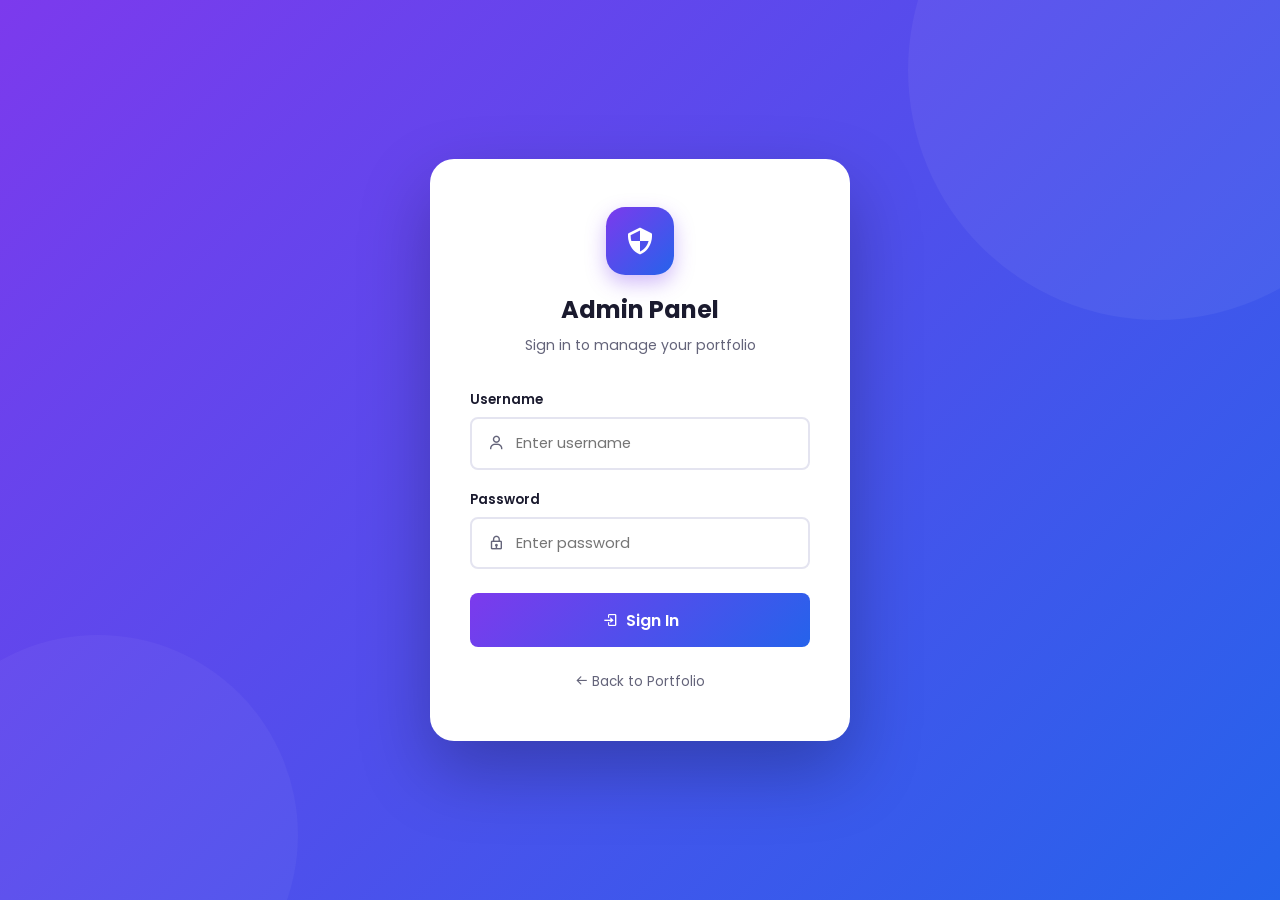
<file: admin.html>
<!DOCTYPE html>
<html lang="en">
<head>
    <meta charset="UTF-8">
    <meta name="viewport" content="width=device-width, initial-scale=1.0">
    <title>Admin Panel — Aayush Dahal</title>
    <link rel="stylesheet" href="admin.css">
    <link href='https://cdn.jsdelivr.net/npm/boxicons@2.1.4/css/boxicons.min.css' rel='stylesheet'>
</head>
<body>

<!-- ===== LOGIN PAGE ===== -->
<div id="login-page" class="login-page">
    <div class="login-card">
        <div class="login-logo">
            <div class="logo-icon"><i class='bx bx-shield-quarter'></i></div>
            <h1>Admin Panel</h1>
            <p>Sign in to manage your portfolio</p>
        </div>
        <form id="login-form">
            <div class="form-group">
                <label for="admin-user">Username</label>
                <div class="form-input-wrapper">
                    <i class='bx bx-user'></i>
                    <input type="text" id="admin-user" placeholder="Enter username" autocomplete="username">
                </div>
            </div>
            <div class="form-group">
                <label for="admin-pass">Password</label>
                <div class="form-input-wrapper">
                    <i class='bx bx-lock'></i>
                    <input type="password" id="admin-pass" placeholder="Enter password" autocomplete="current-password">
                </div>
            </div>
            <div class="login-error" id="login-error">
                <i class='bx bx-error-circle'></i> Invalid username or password.
            </div>
            <button type="submit" class="btn-login">
                <i class='bx bx-log-in'></i> Sign In
            </button>
        </form>
        <a href="index.html" class="login-back"><i class='bx bx-arrow-back'></i> Back to Portfolio</a>
    </div>
</div>

<!-- ===== DASHBOARD ===== -->
<div id="dashboard-page" class="admin-layout" style="display:none">

    <!-- Sidebar -->
    <aside class="admin-sidebar" id="admin-sidebar">
        <div class="sidebar__header">
            <div class="sidebar__logo">
                <span>&lt;</span>Aayush<span>/&gt;</span>
                <span class="sidebar__admin-badge">Admin</span>
            </div>
        </div>

        <nav class="sidebar__nav">
            <p class="sidebar__nav-title">Main</p>
            <button class="sidebar__nav-link active" data-tab="dashboard">
                <i class='bx bx-grid-alt'></i> Dashboard
            </button>
            <button class="sidebar__nav-link" data-tab="messages">
                <i class='bx bx-envelope'></i> Messages
                <span class="nav-badge" id="unread-badge">0</span>
            </button>

            <p class="sidebar__nav-title">Content</p>
            <button class="sidebar__nav-link" data-tab="skills">
                <i class='bx bx-code-curly'></i> Skills
            </button>
            <button class="sidebar__nav-link" data-tab="settings">
                <i class='bx bx-cog'></i> Settings
            </button>
        </nav>

        <div class="sidebar__footer">
            <div class="sidebar__user">
                <div class="sidebar__avatar">A</div>
                <div class="sidebar__user-info">
                    <h5>Aayush Dahal</h5>
                    <span>Administrator</span>
                </div>
            </div>
            <button class="btn-logout" id="logout-btn">
                <i class='bx bx-log-out'></i> Logout
            </button>
        </div>
    </aside>

    <!-- Mobile sidebar toggle -->
    <button class="sidebar-toggle" id="sidebar-toggle">
        <i class='bx bx-menu'></i>
    </button>

    <!-- Main content -->
    <main class="admin-main">
        <div class="admin-topbar">
            <div class="topbar__left">
                <h1 class="topbar__title" id="topbar-title">Dashboard</h1>
                <p class="topbar__breadcrumb" id="topbar-breadcrumb">Portfolio Admin → Dashboard</p>
            </div>
            <div class="topbar__actions">
                <a href="index.html" class="topbar__btn topbar__btn--ghost" target="_blank">
                    <i class='bx bx-link-external'></i> View Site
                </a>
            </div>
        </div>

        <div class="admin-content">

            <!-- DASHBOARD TAB -->
            <div class="tab-panel active" id="tab-dashboard">
                <div class="stats-grid">
                    <div class="stat-card">
                        <div class="stat-icon stat-icon--purple"><i class='bx bx-envelope'></i></div>
                        <div class="stat-info">
                            <div class="stat-value" id="stat-total">0</div>
                            <div class="stat-label">Total Messages</div>
                        </div>
                    </div>
                    <div class="stat-card">
                        <div class="stat-icon stat-icon--blue"><i class='bx bx-mail-send'></i></div>
                        <div class="stat-info">
                            <div class="stat-value" id="stat-unread">0</div>
                            <div class="stat-label">Unread Messages</div>
                        </div>
                    </div>
                    <div class="stat-card">
                        <div class="stat-icon stat-icon--green"><i class='bx bx-code-curly'></i></div>
                        <div class="stat-info">
                            <div class="stat-value">8</div>
                            <div class="stat-label">Skills Tracked</div>
                        </div>
                    </div>
                    <div class="stat-card">
                        <div class="stat-icon stat-icon--orange"><i class='bx bx-briefcase'></i></div>
                        <div class="stat-info">
                            <div class="stat-value">6</div>
                            <div class="stat-label">Portfolio Items</div>
                        </div>
                    </div>
                </div>

                <!-- Recent Messages -->
                <div class="section-heading">
                    <h2>Recent Messages</h2>
                    <span id="dashboard-msg-count"></span>
                </div>
                <div class="table-wrapper">
                    <table>
                        <thead>
                            <tr>
                                <th>From</th>
                                <th>Subject</th>
                                <th>Date</th>
                                <th>Status</th>
                                <th>Action</th>
                            </tr>
                        </thead>
                        <tbody id="dashboard-messages-body">
                            <tr><td colspan="5"><div class="empty-state"><i class='bx bx-envelope'></i><p>No messages yet.</p></div></td></tr>
                        </tbody>
                    </table>
                </div>
            </div>

            <!-- MESSAGES TAB -->
            <div class="tab-panel" id="tab-messages">
                <div class="table-wrapper">
                    <div class="table-header">
                        <h3>All Messages</h3>
                        <div class="table-search">
                            <i class='bx bx-search'></i>
                            <input type="text" id="msg-search" placeholder="Search messages…">
                        </div>
                    </div>
                    <table>
                        <thead>
                            <tr>
                                <th>From</th>
                                <th>Email</th>
                                <th>Subject</th>
                                <th>Date</th>
                                <th>Status</th>
                                <th>Actions</th>
                            </tr>
                        </thead>
                        <tbody id="messages-body">
                            <tr><td colspan="6"><div class="empty-state"><i class='bx bx-envelope'></i><p>No messages yet.</p></div></td></tr>
                        </tbody>
                    </table>
                </div>
            </div>

            <!-- SKILLS TAB -->
            <div class="tab-panel" id="tab-skills">
                <div class="admin-card">
                    <h3><i class='bx bx-code-curly'></i> Development Skills</h3>
                    <div id="dev-skills-editor">
                        <div class="skill-row">
                            <label>HTML5</label>
                            <input type="range" min="0" max="100" value="95" data-skill="html" oninput="updateSkillVal(this)">
                            <span class="skill-val">95%</span>
                        </div>
                        <div class="skill-row">
                            <label>CSS3</label>
                            <input type="range" min="0" max="100" value="85" data-skill="css" oninput="updateSkillVal(this)">
                            <span class="skill-val">85%</span>
                        </div>
                        <div class="skill-row">
                            <label>JavaScript</label>
                            <input type="range" min="0" max="100" value="65" data-skill="js" oninput="updateSkillVal(this)">
                            <span class="skill-val">65%</span>
                        </div>
                        <div class="skill-row">
                            <label>Python</label>
                            <input type="range" min="0" max="100" value="85" data-skill="python" oninput="updateSkillVal(this)">
                            <span class="skill-val">85%</span>
                        </div>
                    </div>
                </div>

                <div class="admin-card">
                    <h3><i class='bx bx-brain'></i> AI &amp; Machine Learning Skills</h3>
                    <div id="ai-skills-editor">
                        <div class="skill-row">
                            <label>Machine Learning</label>
                            <input type="range" min="0" max="100" value="80" data-skill="ml" oninput="updateSkillVal(this)">
                            <span class="skill-val">80%</span>
                        </div>
                        <div class="skill-row">
                            <label>Deep Learning</label>
                            <input type="range" min="0" max="100" value="75" data-skill="dl" oninput="updateSkillVal(this)">
                            <span class="skill-val">75%</span>
                        </div>
                        <div class="skill-row">
                            <label>NLP</label>
                            <input type="range" min="0" max="100" value="70" data-skill="nlp" oninput="updateSkillVal(this)">
                            <span class="skill-val">70%</span>
                        </div>
                        <div class="skill-row">
                            <label>Data Analysis</label>
                            <input type="range" min="0" max="100" value="78" data-skill="data" oninput="updateSkillVal(this)">
                            <span class="skill-val">78%</span>
                        </div>
                    </div>
                </div>

                <button class="btn-save" onclick="saveSkills()">
                    <i class='bx bx-save'></i> Save Skills
                </button>
                <span class="save-status" id="skills-status">✓ Saved successfully!</span>
            </div>

            <!-- SETTINGS TAB -->
            <div class="tab-panel" id="tab-settings">
                <div class="admin-card">
                    <h3><i class='bx bx-user'></i> Profile Settings</h3>
                    <div class="settings-form max-w">
                        <div class="form-group">
                            <label>Full Name</label>
                            <input type="text" id="set-name" value="Aayush Dahal">
                        </div>
                        <div class="form-group">
                            <label>Job Title</label>
                            <input type="text" id="set-title" value="Software Engineer">
                        </div>
                        <div class="form-group">
                            <label>Email</label>
                            <input type="email" id="set-email" value="aayush.dahal@email.com">
                        </div>
                        <div class="form-group">
                            <label>GitHub URL</label>
                            <input type="url" id="set-github" value="https://github.com/Aayush-002">
                        </div>
                        <div class="form-group">
                            <label>LinkedIn URL</label>
                            <input type="url" id="set-linkedin" value="https://www.linkedin.com/in/aayush-dahal-5706911a5/">
                        </div>
                        <button class="btn-save" onclick="saveSettings()">
                            <i class='bx bx-save'></i> Save Settings
                        </button>
                        <span class="save-status" id="settings-status">✓ Saved!</span>
                    </div>
                </div>

                <div class="admin-card">
                    <h3><i class='bx bx-lock'></i> Change Password</h3>
                    <div class="settings-form max-w">
                        <div class="form-group">
                            <label>Current Password</label>
                            <input type="password" id="set-current-pass" placeholder="Current password">
                        </div>
                        <div class="form-group">
                            <label>New Password</label>
                            <input type="password" id="set-new-pass" placeholder="New password">
                        </div>
                        <div class="form-group">
                            <label>Confirm New Password</label>
                            <input type="password" id="set-confirm-pass" placeholder="Confirm new password">
                        </div>
                        <button class="btn-save" onclick="changePassword()">
                            <i class='bx bx-key'></i> Update Password
                        </button>
                        <span class="save-status" id="pass-status"></span>
                    </div>
                </div>
            </div>

        </div><!-- end admin-content -->
    </main>
</div><!-- end dashboard-page -->

<!-- Message Modal -->
<div class="modal" id="msg-modal">
    <div class="modal-content">
        <div class="modal-header">
            <h3 id="modal-subject">Message</h3>
            <button class="modal-close" onclick="closeModal()"><i class='bx bx-x'></i></button>
        </div>
        <div class="modal-meta">
            <p><strong>From:</strong> <span id="modal-name"></span></p>
            <p><strong>Email:</strong> <span id="modal-email"></span></p>
            <p><strong>Date:</strong> <span id="modal-date"></span></p>
        </div>
        <div class="modal-body" id="modal-message"></div>
    </div>
</div>

<script src="admin.js"></script>
</body>
</html>
</file>
<file: admin.css>
@import url("https://fonts.googleapis.com/css2?family=Poppins:wght@300;400;500;600;700&display=swap");

*, *::before, *::after { box-sizing: border-box; margin: 0; padding: 0; }

:root {
    --primary: #7C3AED;
    --primary-light: #A78BFA;
    --primary-dark: #5B21B6;
    --gradient: linear-gradient(135deg, #7C3AED 0%, #2563EB 100%);
    --success: #10B981;
    --warning: #F59E0B;
    --danger: #EF4444;
    --info: #3B82F6;
    --bg: #F5F5FF;
    --sidebar-bg: #1A1A2E;
    --card: #FFFFFF;
    --text: #1A1A2E;
    --text-muted: #64647A;
    --border: #E4E4F0;
    --shadow: 0 4px 20px rgba(0,0,0,0.07);
    --font: 'Poppins', sans-serif;
    --sidebar-width: 260px;
    --radius: 1rem;
    --radius-sm: 0.5rem;
    --transition: all 0.3s ease;
}

body { font-family: var(--font); background: var(--bg); color: var(--text); line-height: 1.6; }
ul { list-style: none; }
a { text-decoration: none; color: inherit; }
button { font-family: var(--font); cursor: pointer; border: none; background: none; }
input, textarea, select { font-family: var(--font); }

/* ===== LOGIN ===== */
.login-page {
    min-height: 100vh;
    background: var(--gradient);
    display: flex; align-items: center; justify-content: center;
    padding: 1rem;
    position: relative; overflow: hidden;
}
.login-page::before {
    content: ''; position: absolute;
    top: -20%; right: -10%; width: 500px; height: 500px;
    background: rgba(255,255,255,0.05);
    border-radius: 50%;
}
.login-page::after {
    content: ''; position: absolute;
    bottom: -15%; left: -8%; width: 400px; height: 400px;
    background: rgba(255,255,255,0.04);
    border-radius: 50%;
}
.login-card {
    background: white; border-radius: 1.5rem;
    padding: 3rem 2.5rem; width: 100%; max-width: 420px;
    box-shadow: 0 30px 70px rgba(0,0,0,0.25);
    position: relative; z-index: 1;
}
.login-logo { text-align: center; margin-bottom: 2rem; }
.login-logo .logo-icon {
    width: 68px; height: 68px;
    background: var(--gradient);
    border-radius: 1.2rem;
    display: flex; align-items: center; justify-content: center;
    margin: 0 auto 1rem;
    font-size: 2rem; color: white;
    box-shadow: 0 8px 20px rgba(124,58,237,0.35);
}
.login-logo h1 { font-size: 1.5rem; color: var(--text); margin-bottom: 0.3rem; }
.login-logo p { color: var(--text-muted); font-size: 0.88rem; }
.form-group { margin-bottom: 1.2rem; }
.form-group label { display: block; font-size: 0.83rem; font-weight: 600; color: var(--text); margin-bottom: 0.45rem; }
.form-input-wrapper {
    display: flex; align-items: center; gap: 0.7rem;
    border: 2px solid var(--border);
    border-radius: var(--radius-sm);
    padding: 0 1rem; transition: var(--transition);
}
.form-input-wrapper:focus-within {
    border-color: var(--primary);
    box-shadow: 0 0 0 4px rgba(124,58,237,0.1);
}
.form-input-wrapper i { color: var(--text-muted); font-size: 1.05rem; flex-shrink: 0; }
.form-input-wrapper input {
    width: 100%; border: none; outline: none;
    padding: 0.85rem 0; font-size: 0.92rem; color: var(--text); background: transparent;
}
.btn-login {
    width: 100%; padding: 0.9rem;
    background: var(--gradient); color: white;
    border-radius: var(--radius-sm);
    font-size: 1rem; font-weight: 600;
    display: flex; align-items: center; justify-content: center; gap: 0.5rem;
    margin-top: 1.5rem; transition: var(--transition);
}
.btn-login:hover { transform: translateY(-2px); box-shadow: 0 8px 25px rgba(124,58,237,0.4); }
.login-error {
    background: rgba(239,68,68,0.1); color: var(--danger);
    border: 1px solid rgba(239,68,68,0.2);
    border-radius: var(--radius-sm);
    padding: 0.7rem 1rem; font-size: 0.84rem;
    margin-top: 1rem; display: none;
}
.login-error.show { display: block; }
.login-back {
    display: block; text-align: center; margin-top: 1.5rem;
    font-size: 0.84rem; color: var(--text-muted); transition: var(--transition);
}
.login-back:hover { color: var(--primary); }

/* ===== ADMIN LAYOUT ===== */
.admin-layout { display: flex; min-height: 100vh; }
.admin-sidebar {
    width: var(--sidebar-width);
    background: var(--sidebar-bg);
    position: fixed; top: 0; left: 0; height: 100vh;
    display: flex; flex-direction: column;
    z-index: 100; transition: var(--transition);
    overflow-y: auto;
}
.sidebar__header {
    padding: 1.8rem 1.5rem 1.2rem;
    border-bottom: 1px solid rgba(255,255,255,0.06);
}
.sidebar__logo { font-size: 1.25rem; font-weight: 800; color: white; }
.sidebar__logo span { color: var(--primary-light); }
.sidebar__admin-badge {
    display: inline-block;
    background: rgba(124,58,237,0.3); color: var(--primary-light);
    font-size: 0.65rem; font-weight: 700;
    padding: 0.15rem 0.6rem; border-radius: 50px;
    margin-left: 0.5rem; text-transform: uppercase; letter-spacing: 1px;
}
.sidebar__nav { flex: 1; padding: 1rem 0; }
.sidebar__nav-title {
    font-size: 0.68rem; font-weight: 700;
    color: rgba(255,255,255,0.28);
    text-transform: uppercase; letter-spacing: 2px;
    padding: 0 1.5rem; margin: 1rem 0 0.4rem;
}
.sidebar__nav-link {
    display: flex; align-items: center; gap: 0.8rem;
    padding: 0.75rem 1.5rem;
    color: rgba(255,255,255,0.55);
    font-size: 0.875rem; font-weight: 500;
    transition: var(--transition);
    border-left: 3px solid transparent;
    cursor: pointer; border: none; background: none;
    width: 100%; text-align: left; text-decoration: none;
}
.sidebar__nav-link i { font-size: 1.2rem; flex-shrink: 0; }
.sidebar__nav-link .nav-badge {
    margin-left: auto; background: var(--primary);
    color: white; font-size: 0.7rem; font-weight: 700;
    padding: 0.1rem 0.5rem; border-radius: 50px; min-width: 20px; text-align: center;
}
.sidebar__nav-link:hover { background: rgba(255,255,255,0.06); color: white; }
.sidebar__nav-link.active { background: rgba(124,58,237,0.18); color: var(--primary-light); border-left: 3px solid var(--primary); }
.sidebar__footer {
    padding: 1.2rem 1.5rem;
    border-top: 1px solid rgba(255,255,255,0.06);
}
.sidebar__user { display: flex; align-items: center; gap: 0.8rem; margin-bottom: 1rem; }
.sidebar__avatar {
    width: 38px; height: 38px;
    background: var(--gradient); border-radius: 50%;
    display: flex; align-items: center; justify-content: center;
    font-size: 0.95rem; font-weight: 700; color: white; flex-shrink: 0;
}
.sidebar__user-info h5 { font-size: 0.85rem; color: white; font-weight: 600; }
.sidebar__user-info span { font-size: 0.75rem; color: rgba(255,255,255,0.4); }
.btn-logout {
    width: 100%;
    display: flex; align-items: center; justify-content: center; gap: 0.5rem;
    padding: 0.65rem 1rem;
    background: rgba(239,68,68,0.12); color: #FC8181;
    border: 1px solid rgba(239,68,68,0.2); border-radius: var(--radius-sm);
    font-size: 0.85rem; font-weight: 500;
    cursor: pointer; transition: var(--transition);
}
.btn-logout:hover { background: rgba(239,68,68,0.25); color: white; }

/* ===== MAIN CONTENT ===== */
.admin-main { margin-left: var(--sidebar-width); flex: 1; display: flex; flex-direction: column; min-height: 100vh; }
.admin-topbar {
    background: white; border-bottom: 1px solid var(--border);
    padding: 1rem 2rem;
    display: flex; align-items: center; justify-content: space-between;
    position: sticky; top: 0; z-index: 50;
    box-shadow: 0 1px 4px rgba(0,0,0,0.04);
}
.topbar__left {}
.topbar__title { font-size: 1.15rem; font-weight: 700; color: var(--text); }
.topbar__breadcrumb { font-size: 0.78rem; color: var(--text-muted); margin-top: 0.1rem; }
.topbar__actions { display: flex; align-items: center; gap: 0.8rem; }
.topbar__btn {
    display: inline-flex; align-items: center; gap: 0.4rem;
    padding: 0.5rem 1.1rem;
    background: var(--gradient); color: white;
    border-radius: var(--radius-sm);
    font-size: 0.83rem; font-weight: 600;
    transition: var(--transition); cursor: pointer;
    text-decoration: none; border: none;
}
.topbar__btn:hover { opacity: 0.88; transform: translateY(-1px); }
.topbar__btn--ghost {
    background: var(--bg); color: var(--text);
    border: 1px solid var(--border);
}
.topbar__btn--ghost:hover { border-color: var(--primary); color: var(--primary); transform: none; opacity: 1; }

.admin-content { padding: 2rem; flex: 1; }

/* ===== TABS ===== */
.tab-panel { display: none; }
.tab-panel.active { display: block; }

/* ===== STATS ===== */
.stats-grid { display: grid; grid-template-columns: repeat(4,1fr); gap: 1.5rem; margin-bottom: 2rem; }
.stat-card {
    background: var(--card);
    border-radius: var(--radius);
    padding: 1.5rem;
    box-shadow: var(--shadow);
    border: 1px solid var(--border);
    display: flex; align-items: center; gap: 1.2rem;
    transition: var(--transition);
}
.stat-card:hover { transform: translateY(-4px); box-shadow: 0 12px 30px rgba(0,0,0,0.1); }
.stat-icon {
    width: 54px; height: 54px;
    border-radius: var(--radius-sm);
    display: flex; align-items: center; justify-content: center;
    font-size: 1.6rem; flex-shrink: 0;
}
.stat-icon--purple { background: rgba(124,58,237,0.1); color: var(--primary); }
.stat-icon--green { background: rgba(16,185,129,0.1); color: var(--success); }
.stat-icon--orange { background: rgba(245,158,11,0.1); color: var(--warning); }
.stat-icon--blue { background: rgba(59,130,246,0.1); color: var(--info); }
.stat-info {}
.stat-value { font-size: 2rem; font-weight: 800; color: var(--text); line-height: 1; }
.stat-label { font-size: 0.78rem; color: var(--text-muted); font-weight: 500; margin-top: 0.2rem; }

/* ===== SECTION HEADING ===== */
.section-heading {
    display: flex; align-items: center; justify-content: space-between;
    margin-bottom: 1.5rem;
}
.section-heading h2 { font-size: 1.1rem; font-weight: 700; }
.section-heading span { font-size: 0.82rem; color: var(--text-muted); }

/* ===== TABLE ===== */
.table-wrapper {
    background: var(--card);
    border-radius: var(--radius);
    box-shadow: var(--shadow);
    border: 1px solid var(--border);
    overflow: hidden;
}
.table-header {
    padding: 1.2rem 1.5rem;
    border-bottom: 1px solid var(--border);
    display: flex; align-items: center; justify-content: space-between;
}
.table-header h3 { font-size: 1rem; font-weight: 700; }
.table-search {
    display: flex; align-items: center; gap: 0.5rem;
    background: var(--bg); border: 1px solid var(--border);
    border-radius: var(--radius-sm); padding: 0.4rem 0.8rem;
}
.table-search i { color: var(--text-muted); font-size: 0.95rem; }
.table-search input {
    border: none; outline: none; background: transparent;
    font-size: 0.83rem; color: var(--text); width: 180px;
}
table { width: 100%; border-collapse: collapse; }
th, td { padding: 0.85rem 1.5rem; text-align: left; font-size: 0.84rem; }
thead { background: #FAFAFE; border-bottom: 1px solid var(--border); }
th { font-weight: 600; color: var(--text-muted); text-transform: uppercase; letter-spacing: 0.5px; font-size: 0.72rem; }
tbody tr { border-bottom: 1px solid var(--border); transition: background 0.2s; }
tbody tr:last-child { border-bottom: none; }
tbody tr:hover { background: rgba(124,58,237,0.03); }

.badge {
    display: inline-block; padding: 0.2rem 0.7rem;
    border-radius: 50px; font-size: 0.72rem; font-weight: 600;
}
.badge--new, .badge--unread { background: rgba(59,130,246,0.1); color: var(--info); }
.badge--read { background: rgba(156,163,175,0.12); color: #9CA3AF; }

.btn-sm {
    padding: 0.3rem 0.75rem; border-radius: var(--radius-sm);
    font-size: 0.78rem; font-weight: 600; cursor: pointer;
    border: none; transition: var(--transition);
}
.btn-sm--danger { background: rgba(239,68,68,0.1); color: var(--danger); }
.btn-sm--danger:hover { background: var(--danger); color: white; }
.btn-sm--primary { background: rgba(124,58,237,0.1); color: var(--primary); }
.btn-sm--primary:hover { background: var(--primary); color: white; }

/* ===== SKILLS EDITOR ===== */
.admin-card {
    background: var(--card); border-radius: var(--radius);
    padding: 2rem; box-shadow: var(--shadow); border: 1px solid var(--border);
    margin-bottom: 1.5rem;
}
.admin-card h3 { font-size: 1rem; font-weight: 700; margin-bottom: 1.5rem; padding-bottom: 1rem; border-bottom: 1px solid var(--border); }
.skill-row { display: flex; align-items: center; gap: 1rem; margin-bottom: 1.3rem; }
.skill-row label { width: 140px; font-size: 0.88rem; font-weight: 600; flex-shrink: 0; }
.skill-row input[type="range"] { flex: 1; accent-color: var(--primary); height: 5px; cursor: pointer; }
.skill-val { width: 44px; text-align: center; font-weight: 700; color: var(--primary); font-size: 0.88rem; }

/* ===== SETTINGS FORM ===== */
.settings-form .form-group { margin-bottom: 1.2rem; }
.settings-form label { display: block; font-size: 0.83rem; font-weight: 600; margin-bottom: 0.45rem; }
.settings-form input,
.settings-form textarea,
.settings-form select {
    width: 100%; padding: 0.75rem 1rem;
    border: 2px solid var(--border); border-radius: var(--radius-sm);
    font-size: 0.9rem; color: var(--text); background: var(--bg);
    outline: none; transition: var(--transition);
}
.settings-form input:focus,
.settings-form textarea:focus,
.settings-form select:focus { border-color: var(--primary); box-shadow: 0 0 0 4px rgba(124,58,237,0.08); }
.settings-form textarea { resize: vertical; min-height: 110px; }
.settings-form .max-w { max-width: 600px; }
.btn-save {
    display: inline-flex; align-items: center; gap: 0.5rem;
    padding: 0.75rem 2rem;
    background: var(--gradient); color: white;
    border-radius: var(--radius-sm); font-size: 0.9rem; font-weight: 600;
    cursor: pointer; transition: var(--transition); border: none;
}
.btn-save:hover { transform: translateY(-2px); box-shadow: 0 8px 20px rgba(124,58,237,0.3); }
.save-status { font-size: 0.85rem; font-weight: 500; color: var(--success); margin-left: 1rem; opacity: 0; transition: opacity 0.3s; }
.save-status.show { opacity: 1; }

/* ===== MODAL ===== */
.modal {
    display: none; position: fixed; inset: 0;
    background: rgba(0,0,0,0.5); z-index: 200;
    align-items: center; justify-content: center;
    padding: 1rem; backdrop-filter: blur(4px);
}
.modal.show { display: flex; }
.modal-content {
    background: white; border-radius: var(--radius);
    padding: 2rem; max-width: 520px; width: 100%;
    box-shadow: 0 25px 60px rgba(0,0,0,0.2);
}
.modal-header {
    display: flex; justify-content: space-between; align-items: center;
    margin-bottom: 1.5rem; padding-bottom: 1rem; border-bottom: 1px solid var(--border);
}
.modal-header h3 { font-size: 1.05rem; }
.modal-close {
    width: 32px; height: 32px; background: var(--bg);
    border: none; border-radius: 50%; cursor: pointer;
    display: flex; align-items: center; justify-content: center;
    font-size: 1.1rem; color: var(--text-muted); transition: var(--transition);
}
.modal-close:hover { background: var(--danger); color: white; }
.modal-meta { margin-bottom: 1rem; }
.modal-meta p { font-size: 0.85rem; color: var(--text-muted); margin-bottom: 0.25rem; }
.modal-meta strong { color: var(--text); }
.modal-body {
    background: var(--bg); border-radius: var(--radius-sm);
    padding: 1rem; font-size: 0.9rem; line-height: 1.7; color: var(--text);
}

/* ===== EMPTY STATE ===== */
.empty-state { text-align: center; padding: 3rem; color: var(--text-muted); }
.empty-state i { font-size: 3rem; margin-bottom: 1rem; opacity: 0.25; display: block; }
.empty-state p { font-size: 0.9rem; }

/* ===== MOBILE MENU TOGGLE ===== */
.sidebar-toggle {
    display: none; position: fixed; bottom: 1.5rem; right: 1.5rem;
    width: 50px; height: 50px;
    background: var(--gradient); color: white;
    border-radius: 50%; z-index: 200;
    align-items: center; justify-content: center;
    font-size: 1.4rem; box-shadow: 0 4px 20px rgba(124,58,237,0.4);
    cursor: pointer; transition: var(--transition);
}
.sidebar-toggle:hover { transform: scale(1.1); }

/* ===== RESPONSIVE ===== */
@media screen and (max-width: 1024px) {
    .stats-grid { grid-template-columns: repeat(2,1fr); }
}
@media screen and (max-width: 768px) {
    .admin-sidebar { transform: translateX(-100%); }
    .admin-sidebar.show { transform: translateX(0); }
    .admin-main { margin-left: 0; }
    .sidebar-toggle { display: flex; }
    .stats-grid { grid-template-columns: repeat(2,1fr); }
    .admin-topbar { padding: 1rem; }
    .admin-content { padding: 1rem; }
    .skill-row label { width: 100px; }
}
@media screen and (max-width: 480px) {
    .stats-grid { grid-template-columns: 1fr; }
    .login-card { padding: 2rem 1.5rem; }
}

::-webkit-scrollbar { width: 6px; }
::-webkit-scrollbar-track { background: transparent; }
::-webkit-scrollbar-thumb { background: var(--border); border-radius: 3px; }
::-webkit-scrollbar-thumb:hover { background: var(--primary-light); }
</file>
